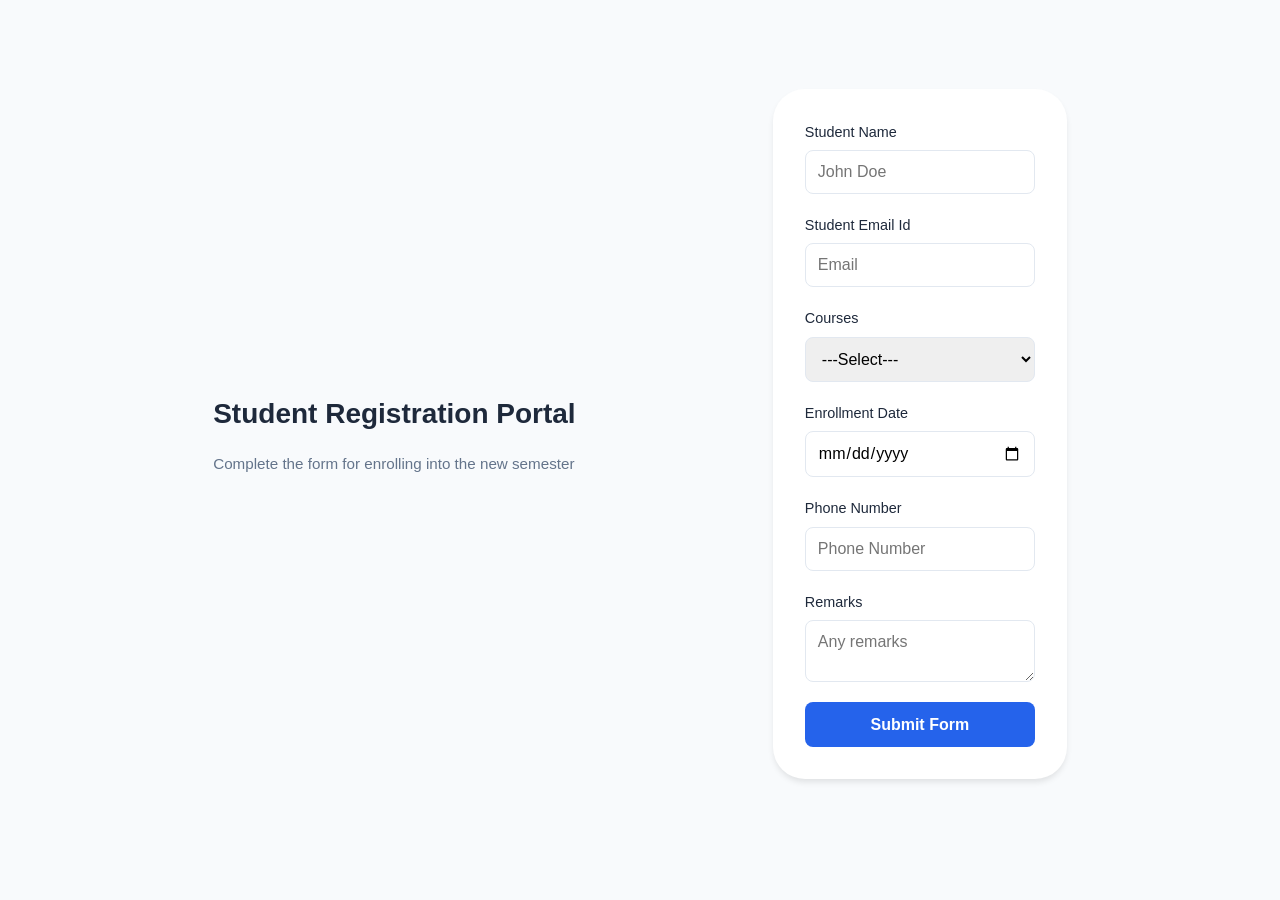
<file: index.html>
<!DOCTYPE html>
<html lang="en">
<head>
    <meta charset="UTF-8">
    <title>Sai's Registration</title>
    <link rel="stylesheet" href="styles.css">
</head>

<body>
    <header>
        <h1>Student Registration Portal</h1>
        <p>Complete the form for enrolling into the new semester</p>
    </header>

    <main>
        <form action="/register" method="post">

            <section class="field-group">
                <label>Student Name</label>
                <input type="text" id="full_name" name="full_name" placeholder="John Doe" required>
            </section>

            <section class="field-group">
                <label>Student Email Id</label>
                <input type="email" id="email" name="email" placeholder="Email" required>
            </section>

            <section class="field-group">
                <label for="course">Courses</label>
                <select id="course" name="course" required>
                    <option value="">---Select---</option>
                    <option value="web_dev">Web Developer</option>
                    <option value="python_dev">Python Developer</option>
                    <option value="java_dev">Java Developer</option>
                </select>
            </section>

            <section class="field-group">
                <label>Enrollment Date</label>
                <input type="date" id="enroll_date" name="enroll_date">
            </section>

            <section class="field-group">
                <label>Phone Number</label>
                <input type="text" id="phone" name="phone" placeholder="Phone Number">
            </section>

            <section class="field-group">
                <label>Remarks</label>
                <textarea name="remarks" placeholder="Any remarks"></textarea>
            </section>

            <button type="submit">Submit Form</button>

        </form>
    </main>
</body>
</html>
</file>
<file: styles.css>
:root {
    --primary: #2563eb;
    --primary-hover: #1d4ed8;
    --bg-light: #f8fafc;
    --text-dark: #1e293b;
    --text-muted: #64748b;
    --border: #e2e8f0;
    --shadow: 0 4px 6px -1px rgba(0,0,0,0.1);
    --radius: 8px;
    --spacing: 1rem;
}

* {
    margin: 0;
    padding: 0;
    box-sizing: border-box;
    font-family: sans-serif;
}

body {
    background-color: var(--bg-light);
    color: var(--text-dark);
    line-height: 1.6;
    display: flex;
    justify-content: space-evenly;
    align-items: center;
    min-height: 100vh;
    padding: var(--spacing);
}

header, main {
    text-align: left;
    margin-bottom: calc(var(--spacing)*2);
}

header h1 {
    font-size: 1.75rem;
    margin-bottom: 0.95rem;
}

header p {
    color: var(--text-muted);
    font-size: 0.95rem;
}

form {
    background: white;
    padding: calc(var(--spacing)*2);
    border-radius: calc(var(--spacing)*2);
    box-shadow: var(--shadow);
    display: flex;
    flex-direction: column;
    gap: 1.25rem;
}

.field-group {
    display: flex;
    flex-direction: column;
    gap: 0.4rem;
}

label {
    font-weight: 500;
    font-size: 0.9rem;
}

input, select, textarea {
    padding: 0.75rem;
    border: 1px solid var(--border);
    border-radius: var(--radius);
    font-size: 1rem;
}

button {
    background-color: var(--primary);
    color: white;
    padding: 0.85rem;
    border: none;
    border-radius: var(--radius);
    font-size: 1rem;
    font-weight: 600;
    cursor: pointer;
}

button:hover {
    background-color: var(--primary-hover);
}
</file>
